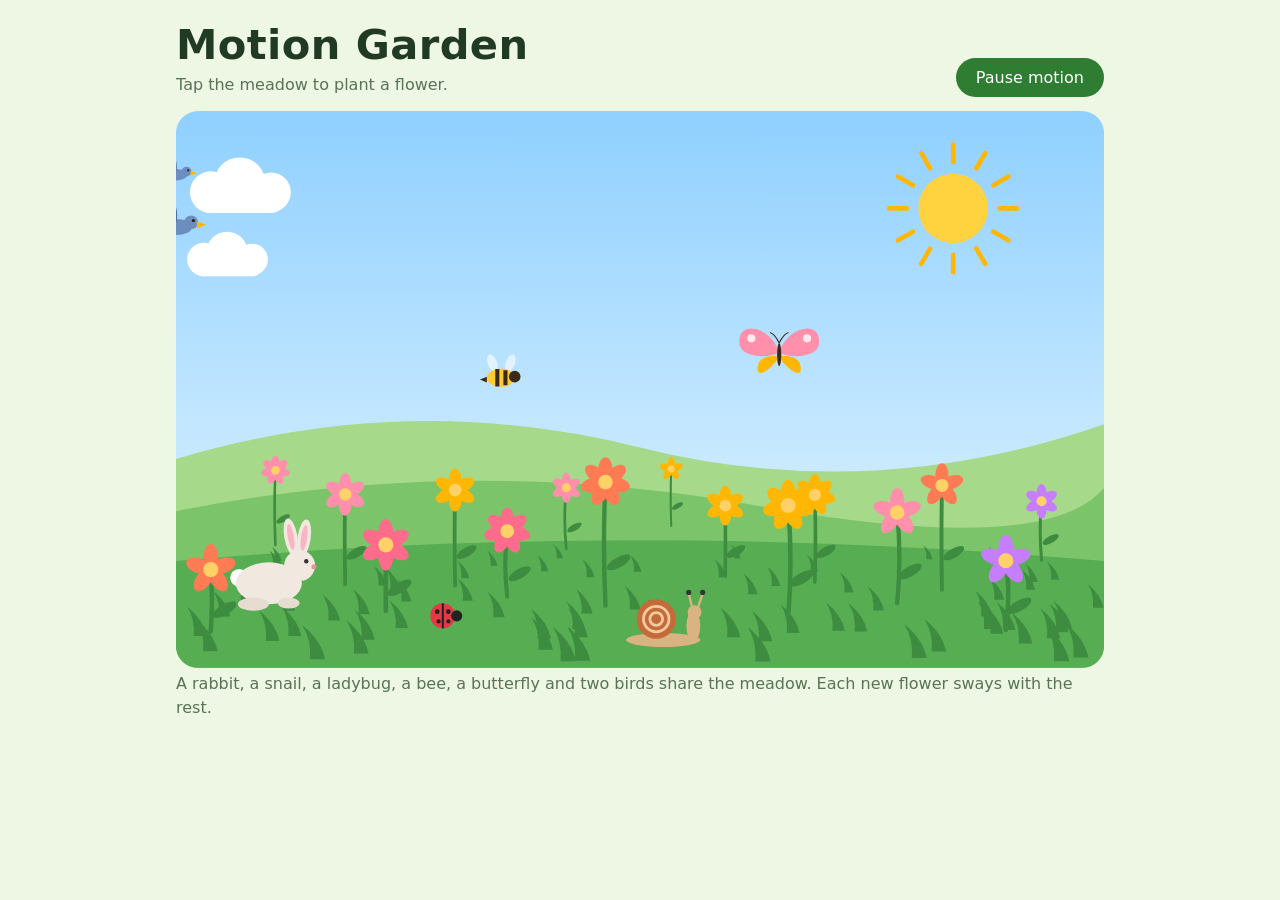
<file: syllabusquest/frontend/Motion Garden.html>
<!DOCTYPE html>
<html lang="en">
<head>
<meta charset="utf-8">
<meta name="viewport" content="width=device-width, initial-scale=1, viewport-fit=cover">
<title>Motion Garden</title>
<style>
:root{box-sizing:border-box;padding-top:env(safe-area-inset-top,0px);padding-bottom:env(safe-area-inset-bottom,0px);
--bg:#eef6e4;--ink:#213a24;--muted:#587355;--card:#fff;--sky1:#8fd0ff;--sky2:#eaf8ff;--h3:#a6d98a;--h2:#7cc46a;--h1:#57ad52;--stem:#3d8c40;--cloud:#fff;--sun:#ffd23f;--ray:#ffb703;--btn:#2f7d32;--btnink:#fff}
:root:not([data-theme="light"]){}
@media (prefers-color-scheme:dark){:root:not([data-theme="light"]){--bg:#0e1a12;--ink:#e6f2df;--muted:#9bb59a;--card:#14241a;--sky1:#0b1d3a;--sky2:#2d426e;--h3:#1f4d3a;--h2:#1a4232;--h1:#153a2a;--stem:#4fae5a;--cloud:#8195bb;--sun:#f4f1de;--ray:#c9d1e8;--btn:#7bd68a;--btnink:#0e1a12}}
:root[data-theme="dark"]{--bg:#0e1a12;--ink:#e6f2df;--muted:#9bb59a;--card:#14241a;--sky1:#0b1d3a;--sky2:#2d426e;--h3:#1f4d3a;--h2:#1a4232;--h1:#153a2a;--stem:#4fae5a;--cloud:#8195bb;--sun:#f4f1de;--ray:#c9d1e8;--btn:#7bd68a;--btnink:#0e1a12}
html{scroll-padding-top:env(safe-area-inset-top,0px)}
*,*::before,*::after{box-sizing:inherit}
body{margin:0;background:var(--bg);color:var(--ink);font-family:"Fredoka","Trebuchet MS",system-ui,sans-serif}
main{max-width:960px;margin:0 auto;padding:20px 16px 28px}
header{display:flex;justify-content:space-between;align-items:flex-end;gap:12px;flex-wrap:wrap;margin-bottom:14px}
h1{margin:0;font-size:clamp(1.8rem,5vw,2.6rem);font-weight:600;letter-spacing:.01em}
header p,.cap{margin:4px 0 0;color:var(--muted);font-size:1rem;line-height:1.5}
button{font:inherit;font-weight:500;background:var(--btn);color:var(--btnink);border:0;border-radius:999px;padding:10px 20px;cursor:pointer}
button:focus-visible{outline:3px solid var(--ink);outline-offset:3px}
.card{background:var(--card);border-radius:22px;overflow:hidden}
svg{display:block;width:100%;height:auto;cursor:cell;touch-action:manipulation}
.off *{animation:none!important}
.spin{animation:spin 50s linear infinite}
.cloud{animation:cloud 90s linear infinite}
.sway{animation:sway 4s ease-in-out infinite alternate}
.grow{animation:grow .8s ease-out both}
.wander{animation:wander linear infinite}
.hop{animation:hop .75s ease-in-out infinite}
.ear{transform-box:fill-box;transform-origin:50% 100%;animation:ear 1.4s ease-in-out infinite}
.st{transform-box:fill-box;transform-origin:50% 100%;animation:ear 2.4s ease-in-out infinite}
.wob{animation:wob .45s ease-in-out infinite alternate}
.bee{animation:buzz 14s ease-in-out infinite}
.wing{animation:wing .12s ease-in-out infinite}
.bf{animation:flutter 18s ease-in-out infinite}
.flap{animation:flap .35s ease-in-out infinite alternate}
.fly{animation:fly 28s linear infinite}
.bob{animation:bob 1s ease-in-out infinite alternate}
.bw{animation:bw .45s ease-in-out infinite alternate}
@keyframes spin{to{transform:rotate(360deg)}}
@keyframes cloud{from{transform:translateX(-240px)}to{transform:translateX(900px)}}
@keyframes sway{from{transform:rotate(-4deg)}to{transform:rotate(4deg)}}
@keyframes grow{from{transform:scale(0)}to{transform:scale(1)}}
@keyframes wander{0%{transform:translateX(0) scaleX(1)}47%{transform:translateX(var(--dx)) scaleX(1)}50%{transform:translateX(var(--dx)) scaleX(-1)}97%{transform:translateX(0) scaleX(-1)}100%{transform:translateX(0) scaleX(1)}}
@keyframes hop{0%,100%{transform:translateY(0) scale(1.05,.93)}35%{transform:translateY(-34px) scale(.96,1.06)}70%{transform:translateY(0) scale(1.05,.93)}}
@keyframes ear{0%,100%{transform:rotate(0)}50%{transform:rotate(-10deg)}}
@keyframes wob{from{transform:rotate(-4deg)}to{transform:rotate(4deg)}}
@keyframes wing{0%,100%{transform:rotate(-25deg)}50%{transform:rotate(20deg)}}
@keyframes buzz{0%{transform:translate(0,0) scaleX(1)}20%{transform:translate(110px,-30px) scaleX(1)}40%{transform:translate(200px,30px) scaleX(1)}44%{transform:translate(190px,40px) scaleX(-1)}60%{transform:translate(120px,80px) scaleX(-1)}80%{transform:translate(20px,30px) scaleX(-1)}96%{transform:translate(0,0) scaleX(-1)}100%{transform:translate(0,0) scaleX(1)}}
@keyframes flutter{0%,100%{transform:translate(0,0) rotate(-10deg)}25%{transform:translate(80px,-40px) rotate(15deg)}50%{transform:translate(170px,10px) rotate(-5deg)}75%{transform:translate(70px,50px) rotate(20deg)}}
@keyframes flap{from{transform:scaleX(1)}to{transform:scaleX(.2)}}
@keyframes fly{from{transform:translateX(-80px)}to{transform:translateX(900px)}}
@keyframes bob{from{transform:translateY(-6px)}to{transform:translateY(6px)}}
@keyframes bw{from{transform:scaleY(1)}to{transform:scaleY(-.8)}}
</style>
</head>
<body>
<main>
<header>
  <div>
    <h1>Motion Garden</h1>
    <p>Tap the meadow to plant a flower.</p>
  </div>
  <button id="t" type="button" aria-pressed="false">Pause motion</button>
</header>
<div class="card">
<svg id="s" viewBox="0 0 800 480" role="img" aria-label="An animated garden with a hopping rabbit, a crawling snail and ladybug, a buzzing bee, a butterfly, birds and swaying flowers">
<defs>
  <linearGradient id="sky" x1="0" y1="0" x2="0" y2="1"><stop offset="0" style="stop-color:var(--sky1)"/><stop offset="1" style="stop-color:var(--sky2)"/></linearGradient>
  <g id="cl" style="fill:var(--cloud)"><circle cx="30" cy="20" r="18"/><circle cx="55" cy="12" r="22"/><circle cx="82" cy="20" r="17"/><rect x="20" y="20" width="72" height="18" rx="9"/></g>
  <g id="wl"><path d="M0 -2C-8 -26-38 -30-34 -8C-32 2-10 4 0 -2Z" fill="#ff8fab"/><path d="M0 2C-6 12-22 24-18 8C-16 2-6 0 0 2Z" fill="#ffb703"/><circle cx="-24" cy="-14" r="3.5" fill="#fff" opacity=".8"/></g>
</defs>
<rect width="800" height="480" fill="url(#sky)"/>
<g transform="translate(670 84)"><g class="spin" id="rays"></g><circle r="30" style="fill:var(--sun)"/></g>
<g class="cloud" style="animation-delay:-30s"><use href="#cl" y="50"/></g>
<g class="cloud" style="animation-duration:120s;animation-delay:-80s"><use href="#cl" y="140" transform="translate(0 0) scale(.8)"/></g>
<path style="fill:var(--h3)" d="M0 300Q200 240 400 290T800 270V480H0Z"/>
<path style="fill:var(--h2)" d="M0 345Q250 295 500 340T800 325V480H0Z"/>
<path style="fill:var(--h1)" d="M0 388Q400 352 800 388V480H0Z"/>
<g id="grass"></g>
<g id="flowers"></g>

<!-- rabbit -->
<g transform="translate(80 428) scale(.95)"><g class="wander" style="--dx:170px;animation-duration:12s"><g class="hop">
  <circle cx="-27" cy="-27" r="8" fill="#fff"/>
  <ellipse cx="0" cy="-22" rx="30" ry="19" fill="#f1e9df"/>
  <ellipse cx="-14" cy="-3" rx="14" ry="6" fill="#e6dccf"/>
  <ellipse cx="18" cy="-4" rx="10" ry="5" fill="#e6dccf"/>
  <g class="ear"><ellipse cx="20" cy="-64" rx="6" ry="17" fill="#f1e9df" transform="rotate(-10 20 -64)"/><ellipse cx="20" cy="-64" rx="2.8" ry="12" fill="#f7b6c2" transform="rotate(-10 20 -64)"/></g>
  <g class="ear" style="animation-delay:-.5s"><ellipse cx="32" cy="-63" rx="6" ry="17" fill="#f1e9df" transform="rotate(8 32 -63)"/><ellipse cx="32" cy="-63" rx="2.8" ry="12" fill="#f7b6c2" transform="rotate(8 32 -63)"/></g>
  <circle cx="28" cy="-38" r="14" fill="#f1e9df"/>
  <circle cx="34" cy="-42" r="2" fill="#333"/><circle cx="41" cy="-37" r="2.3" fill="#f28ba0"/>
</g></g></g>

<!-- snail -->
<g transform="translate(420 462)"><g class="wander" style="--dx:210px;animation-duration:44s">
  <ellipse cx="0" cy="-6" rx="32" ry="6" fill="#d9b382"/><ellipse cx="26" cy="-18" rx="6" ry="13" fill="#d9b382"/><circle cx="27" cy="-30" r="6" fill="#d9b382"/>
  <g class="st"><path d="M25 -34L22 -46" stroke="#d9b382" stroke-width="2" stroke-linecap="round"/><circle cx="22" cy="-47" r="2.2" fill="#333"/></g>
  <g class="st" style="animation-delay:-1s"><path d="M30 -34L34 -46" stroke="#d9b382" stroke-width="2" stroke-linecap="round"/><circle cx="34" cy="-47" r="2.2" fill="#333"/></g>
  <circle cx="-6" cy="-24" r="17" fill="#c46b3a"/><g fill="none" stroke="#f4c9a0" stroke-width="2.4"><circle cx="-6" cy="-24" r="11"/><circle cx="-6" cy="-24" r="5.5"/></g>
</g></g>

<!-- ladybug -->
<g transform="translate(230 446) scale(1.2)"><g class="wander" style="--dx:250px;animation-duration:26s"><g class="wob">
  <circle cy="-9" r="9" fill="#e63946"/><path d="M0 -18V0" stroke="#222" stroke-width="1.5"/>
  <circle cx="-4" cy="-12" r="1.7" fill="#222"/><circle cx="4" cy="-12" r="1.7" fill="#222"/><circle cx="-3" cy="-5" r="1.5" fill="#222"/><circle cx="4" cy="-5" r="1.5" fill="#222"/>
  <circle cx="10" cy="-9" r="4" fill="#222"/>
</g></g></g>

<!-- bee -->
<g transform="translate(280 230)"><g class="bee">
  <g transform="translate(-2 -7)"><g class="wing"><ellipse cx="-3" cy="-7" rx="4" ry="8" transform="rotate(-20)" fill="#e9f6ff" opacity=".85"/></g></g>
  <g transform="translate(3 -7)"><g class="wing" style="animation-delay:-.05s"><ellipse cx="3" cy="-7" rx="4" ry="8" transform="rotate(20)" fill="#e9f6ff" opacity=".85"/></g></g>
  <ellipse rx="12" ry="8" fill="#ffcc33"/><path d="M-3 -7.5V7.5M4 -6.5V6.5" stroke="#3b2a1a" stroke-width="3.5"/>
  <circle cx="12" cy="-1" r="5" fill="#3b2a1a"/><path d="M-12 -1L-18 1.5-12 4z" fill="#3b2a1a"/>
</g></g>

<!-- butterfly -->
<g transform="translate(520 210)"><g class="bf">
  <g class="flap"><use href="#wl"/><use href="#wl" transform="scale(-1 1)"/></g>
  <ellipse rx="1.8" ry="10" fill="#3b2a1a"/><path d="M0 -10Q-4 -18-8 -19M0 -10Q4 -18 8 -19" stroke="#3b2a1a" fill="none" stroke-width="1"/>
</g></g>

<!-- bird -->
<g id="b1" transform="translate(0 100)"><g class="fly"><g class="bob">
  <path d="M-12 -2L-27 -7-24 3z" fill="#4f6f9f"/><ellipse rx="14" ry="7" fill="#6c8ebf"/><circle cx="13" cy="-4" r="6" fill="#6c8ebf"/>
  <path d="M18 -5L26 -2 18 1z" fill="#ffb703"/><circle cx="15" cy="-5.5" r="1.4" fill="#222"/>
  <g class="bw"><ellipse cx="-4" cy="-10" rx="5" ry="12" fill="#4f6f9f"/></g>
</g></g></g>
</svg>
</div>
<p class="cap">A rabbit, a snail, a ladybug, a bee, a butterfly and two birds share the meadow. Each new flower sways with the rest.</p>
</main>
<script>
const NS='http://www.w3.org/2000/svg',svg=document.getElementById('s');
const $=(t,a,p)=>{const e=document.createElementNS(NS,t);for(const k in a)e.setAttribute(k,a[k]);p&&p.appendChild(e);return e};
let seed=7;const r=()=>(seed=seed*16807%2147483647)/2147483647;
for(let i=0;i<12;i++)$('line',{y1:-40,y2:-55,stroke:'var(--ray)','stroke-width':4,'stroke-linecap':'round',transform:`rotate(${i*30})`},document.getElementById('rays'));
const fl=document.getElementById('flowers'),cols=['#ff6b8b','#ffb703','#c77dff','#ff8fab','#f8f4e3','#ff7b54'];
function flower(x,y,d){
  const sc=Math.max(.6,Math.min(1.3,(y-300)/100)),h=40+r()*50,c=cols[r()*cols.length|0],n=5+(r()*3|0);
  const g=$('g',{transform:`translate(${x} ${y}) scale(${sc})`},fl);
  const gr=$('g',{class:'grow',style:`animation-delay:${d}s`},g);
  const sw=$('g',{class:'sway',style:`animation-duration:${3+r()*2}s;animation-delay:${-r()*4}s`},gr);
  $('path',{d:`M0 0Q${r()*8-4} ${-h/2} 0 ${-h}`,stroke:'var(--stem)','stroke-width':3,fill:'none','stroke-linecap':'round'},sw);
  $('ellipse',{cx:9,cy:-h*.35,rx:9,ry:3.5,transform:`rotate(-30 9 ${-h*.35})`,style:'fill:var(--stem)'},sw);
  const hd=$('g',{transform:`translate(0 ${-h})`},sw);
  for(let k=0;k<n;k++)$('ellipse',{cy:-8,rx:5,ry:9,fill:c,transform:`rotate(${k*360/n})`},hd);
  $('circle',{r:5,fill:'#ffd166'},hd);
}
const pts=[];for(let i=0;i<16;i++)pts.push([30+i*47+r()*30,352+r()*105]);
pts.sort((a,b)=>a[1]-b[1]).forEach((p,i)=>flower(p[0],p[1],i*.07));
const gs=document.getElementById('grass');
for(let i=0;i<70;i++){const y=385+r()*90,g=$('g',{transform:`translate(${r()*800} ${y}) scale(${.6+(y-380)/90})`},gs);
  $('path',{d:'M-4 0Q-3 -10-8 -18Q2 -10 4 0Z',style:'fill:var(--stem)'},$('g',{class:'sway',style:`animation-delay:${-r()*3}s`},g));}
const b=document.getElementById('b1'),c=b.cloneNode(true);c.removeAttribute('id');
c.setAttribute('transform','translate(0 55) scale(.7)');c.querySelector('.fly').style.animationDelay='-13s';b.after(c);
svg.addEventListener('click',e=>{const p=svg.createSVGPoint();p.x=e.clientX;p.y=e.clientY;const q=p.matrixTransform(svg.getScreenCTM().inverse());if(q.y>345&&q.y<470)flower(q.x,q.y,0)});
const t=document.getElementById('t');let off=matchMedia('(prefers-reduced-motion: reduce)').matches;
function set(){svg.classList.toggle('off',off);t.textContent=off?'Play motion':'Pause motion';t.setAttribute('aria-pressed',String(off))}
t.onclick=()=>{off=!off;set()};set();
</script>
</body>
</html>
</file>
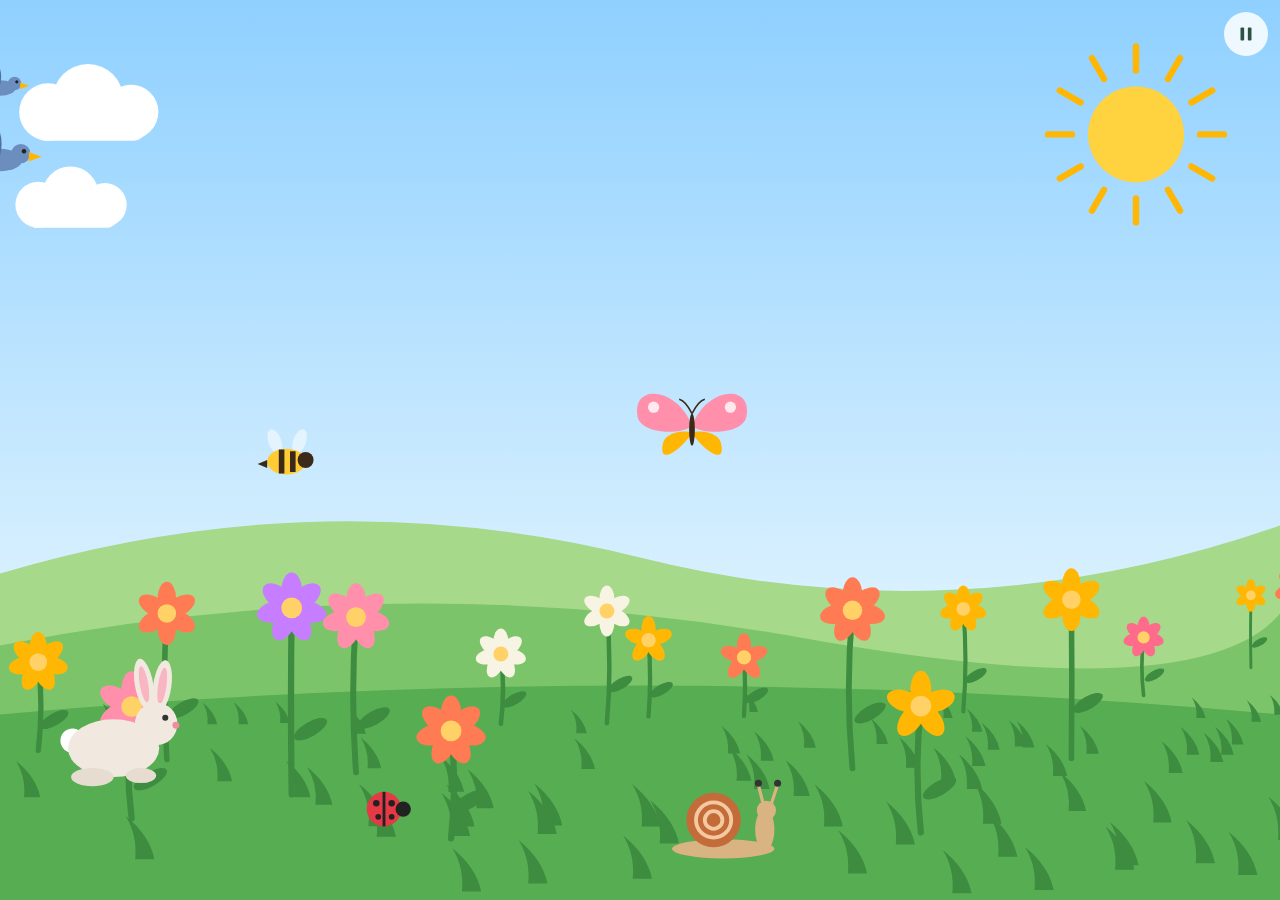
<file: syllabusquest/frontend/Motion_Garden.html>
<!DOCTYPE html>
<html lang="en">
<head>
<meta charset="utf-8">
<meta name="viewport" content="width=device-width, initial-scale=1, viewport-fit=cover">
<title>Motion Garden</title>
<style>
:root{
--bg:#eef6e4;--ink:#213a24;--muted:#587355;--card:#fff;--sky1:#8fd0ff;--sky2:#eaf8ff;--h3:#a6d98a;--h2:#7cc46a;--h1:#57ad52;--stem:#3d8c40;--cloud:#fff;--sun:#ffd23f;--ray:#ffb703;--btn:#2f7d32;--btnink:#fff}
:root:not([data-theme="light"]){}
@media (prefers-color-scheme:dark){:root:not([data-theme="light"]){--bg:#0e1a12;--ink:#e6f2df;--muted:#9bb59a;--card:#14241a;--sky1:#0b1d3a;--sky2:#2d426e;--h3:#1f4d3a;--h2:#1a4232;--h1:#153a2a;--stem:#4fae5a;--cloud:#8195bb;--sun:#f4f1de;--ray:#c9d1e8;--btn:#7bd68a;--btnink:#0e1a12}}
:root[data-theme="dark"]{--bg:#0e1a12;--ink:#e6f2df;--muted:#9bb59a;--card:#14241a;--sky1:#0b1d3a;--sky2:#2d426e;--h3:#1f4d3a;--h2:#1a4232;--h1:#153a2a;--stem:#4fae5a;--cloud:#8195bb;--sun:#f4f1de;--ray:#c9d1e8;--btn:#7bd68a;--btnink:#0e1a12}
html{scroll-padding-top:env(safe-area-inset-top,0px)}
*,*::before,*::after{box-sizing:inherit}
html,body{height:100%;margin:0;overflow:hidden;background:var(--bg)}
#s{position:fixed;inset:0;width:100%;height:100%;display:block;cursor:cell;touch-action:manipulation}
#t{position:fixed;z-index:2;top:calc(env(safe-area-inset-top,0px) + 12px);right:calc(env(safe-area-inset-right,0px) + 12px);width:44px;height:44px;display:grid;place-items:center;padding:0;border:0;border-radius:50%;background:var(--card);color:var(--ink);opacity:.85;cursor:pointer}
#t:focus-visible{outline:3px solid var(--ink);outline-offset:3px;opacity:1}
.off *{animation:none!important}
.spin{animation:spin 50s linear infinite}
.cloud{animation:cloud 90s linear infinite}
.sway{animation:sway 4s ease-in-out infinite alternate}
.grow{animation:grow .8s ease-out both}
.wander{animation:wander linear infinite}
.hop{animation:hop .75s ease-in-out infinite}
.ear{transform-box:fill-box;transform-origin:50% 100%;animation:ear 1.4s ease-in-out infinite}
.st{transform-box:fill-box;transform-origin:50% 100%;animation:ear 2.4s ease-in-out infinite}
.wob{animation:wob .45s ease-in-out infinite alternate}
.bee{animation:buzz 14s ease-in-out infinite}
.wing{animation:wing .12s ease-in-out infinite}
.bf{animation:flutter 18s ease-in-out infinite}
.flap{animation:flap .35s ease-in-out infinite alternate}
.fly{animation:fly 28s linear infinite}
.bob{animation:bob 1s ease-in-out infinite alternate}
.bw{animation:bw .45s ease-in-out infinite alternate}
@keyframes spin{to{transform:rotate(360deg)}}
@keyframes cloud{from{transform:translateX(var(--c0,-260px))}to{transform:translateX(var(--c1,900px))}}
@keyframes sway{from{transform:rotate(-4deg)}to{transform:rotate(4deg)}}
@keyframes grow{from{transform:scale(0)}to{transform:scale(1)}}
@keyframes wander{0%{transform:translateX(0) scaleX(1)}47%{transform:translateX(var(--dx)) scaleX(1)}50%{transform:translateX(var(--dx)) scaleX(-1)}97%{transform:translateX(0) scaleX(-1)}100%{transform:translateX(0) scaleX(1)}}
@keyframes hop{0%,100%{transform:translateY(0) scale(1.05,.93)}35%{transform:translateY(-34px) scale(.96,1.06)}70%{transform:translateY(0) scale(1.05,.93)}}
@keyframes ear{0%,100%{transform:rotate(0)}50%{transform:rotate(-10deg)}}
@keyframes wob{from{transform:rotate(-4deg)}to{transform:rotate(4deg)}}
@keyframes wing{0%,100%{transform:rotate(-25deg)}50%{transform:rotate(20deg)}}
@keyframes buzz{0%{transform:translate(0,0) scaleX(1)}20%{transform:translate(110px,-30px) scaleX(1)}40%{transform:translate(200px,30px) scaleX(1)}44%{transform:translate(190px,40px) scaleX(-1)}60%{transform:translate(120px,80px) scaleX(-1)}80%{transform:translate(20px,30px) scaleX(-1)}96%{transform:translate(0,0) scaleX(-1)}100%{transform:translate(0,0) scaleX(1)}}
@keyframes flutter{0%,100%{transform:translate(0,0) rotate(-10deg)}25%{transform:translate(80px,-40px) rotate(15deg)}50%{transform:translate(170px,10px) rotate(-5deg)}75%{transform:translate(70px,50px) rotate(20deg)}}
@keyframes flap{from{transform:scaleX(1)}to{transform:scaleX(.2)}}
@keyframes fly{from{transform:translateX(var(--x0,-100px))}to{transform:translateX(var(--x1,900px))}}
@keyframes bob{from{transform:translateY(-6px)}to{transform:translateY(6px)}}
@keyframes bw{from{transform:scaleY(1)}to{transform:scaleY(-.8)}}
</style>
</head>
<body>
<button id="t" type="button" aria-label="Pause motion"></button>
<svg id="s" viewBox="0 0 800 504" role="img" aria-label="An animated garden with a hopping rabbit, a crawling snail and ladybug, a buzzing bee, a butterfly, birds and swaying flowers">
<defs>
  <linearGradient id="sky" gradientUnits="userSpaceOnUse" x1="0" y1="0" x2="0" y2="400"><stop offset="0" style="stop-color:var(--sky1)"/><stop offset="1" style="stop-color:var(--sky2)"/></linearGradient>
  <g id="cl" style="fill:var(--cloud)"><circle cx="30" cy="20" r="18"/><circle cx="55" cy="12" r="22"/><circle cx="82" cy="20" r="17"/><rect x="20" y="20" width="72" height="18" rx="9"/></g>
  <g id="wl"><path d="M0 -2C-8 -26-38 -30-34 -8C-32 2-10 4 0 -2Z" fill="#ff8fab"/><path d="M0 2C-6 12-22 24-18 8C-16 2-6 0 0 2Z" fill="#ffb703"/><circle cx="-24" cy="-14" r="3.5" fill="#fff" opacity=".8"/></g>
</defs>
<rect x="-1500" y="-1500" width="3800" height="3000" fill="url(#sky)"/>
<g id="sun" transform="translate(670 84)"><g class="spin" id="rays"></g><circle r="30" style="fill:var(--sun)"/></g>
<g id="ck"><g class="cloud" style="animation-delay:-30s"><use href="#cl" y="50"/></g>
<g class="cloud" style="animation-duration:120s;animation-delay:-80s"><use href="#cl" y="140" transform="translate(0 0) scale(.8)"/></g></g>
<path style="fill:var(--h3)" d="M-1500 300L0 300Q200 240 400 290T800 270L2300 270V1200H-1500Z"/>
<path style="fill:var(--h2)" d="M-1500 345L0 345Q250 295 500 340T800 325L2300 325V1200H-1500Z"/>
<path style="fill:var(--h1)" d="M-1500 388L0 388Q400 352 800 388L2300 388V1200H-1500Z"/>
<g id="grass"></g>
<g id="flowers"></g>

<!-- rabbit -->
<g class="an" data-f=".1" data-s="250" data-y="430" data-k=".95"><g class="wander" style="--dx:170px;animation-duration:12s"><g class="hop">
  <circle cx="-27" cy="-27" r="8" fill="#fff"/>
  <ellipse cx="0" cy="-22" rx="30" ry="19" fill="#f1e9df"/>
  <ellipse cx="-14" cy="-3" rx="14" ry="6" fill="#e6dccf"/>
  <ellipse cx="18" cy="-4" rx="10" ry="5" fill="#e6dccf"/>
  <g class="ear"><ellipse cx="20" cy="-64" rx="6" ry="17" fill="#f1e9df" transform="rotate(-10 20 -64)"/><ellipse cx="20" cy="-64" rx="2.8" ry="12" fill="#f7b6c2" transform="rotate(-10 20 -64)"/></g>
  <g class="ear" style="animation-delay:-.5s"><ellipse cx="32" cy="-63" rx="6" ry="17" fill="#f1e9df" transform="rotate(8 32 -63)"/><ellipse cx="32" cy="-63" rx="2.8" ry="12" fill="#f7b6c2" transform="rotate(8 32 -63)"/></g>
  <circle cx="28" cy="-38" r="14" fill="#f1e9df"/>
  <circle cx="34" cy="-42" r="2" fill="#333"/><circle cx="41" cy="-37" r="2.3" fill="#f28ba0"/>
</g></g></g>

<!-- snail -->
<g class="an" data-f=".9" data-s="280" data-y="478" data-k="1"><g class="wander" style="--dx:210px;animation-duration:44s">
  <ellipse cx="0" cy="-6" rx="32" ry="6" fill="#d9b382"/><ellipse cx="26" cy="-18" rx="6" ry="13" fill="#d9b382"/><circle cx="27" cy="-30" r="6" fill="#d9b382"/>
  <g class="st"><path d="M25 -34L22 -46" stroke="#d9b382" stroke-width="2" stroke-linecap="round"/><circle cx="22" cy="-47" r="2.2" fill="#333"/></g>
  <g class="st" style="animation-delay:-1s"><path d="M30 -34L34 -46" stroke="#d9b382" stroke-width="2" stroke-linecap="round"/><circle cx="34" cy="-47" r="2.2" fill="#333"/></g>
  <circle cx="-6" cy="-24" r="17" fill="#c46b3a"/><g fill="none" stroke="#f4c9a0" stroke-width="2.4"><circle cx="-6" cy="-24" r="11"/><circle cx="-6" cy="-24" r="5.5"/></g>
</g></g>

<!-- ladybug -->
<g class="an" data-f=".5" data-s="320" data-y="458" data-k="1.2"><g class="wander" style="--dx:250px;animation-duration:26s"><g class="wob">
  <circle cy="-9" r="9" fill="#e63946"/><path d="M0 -18V0" stroke="#222" stroke-width="1.5"/>
  <circle cx="-4" cy="-12" r="1.7" fill="#222"/><circle cx="4" cy="-12" r="1.7" fill="#222"/><circle cx="-3" cy="-5" r="1.5" fill="#222"/><circle cx="4" cy="-5" r="1.5" fill="#222"/>
  <circle cx="10" cy="-9" r="4" fill="#222"/>
</g></g></g>

<!-- bee -->
<g class="an" data-f=".3" data-s="230" data-y="230" data-k="1"><g class="bee">
  <g transform="translate(-2 -7)"><g class="wing"><ellipse cx="-3" cy="-7" rx="4" ry="8" transform="rotate(-20)" fill="#e9f6ff" opacity=".85"/></g></g>
  <g transform="translate(3 -7)"><g class="wing" style="animation-delay:-.05s"><ellipse cx="3" cy="-7" rx="4" ry="8" transform="rotate(20)" fill="#e9f6ff" opacity=".85"/></g></g>
  <ellipse rx="12" ry="8" fill="#ffcc33"/><path d="M-3 -7.5V7.5M4 -6.5V6.5" stroke="#3b2a1a" stroke-width="3.5"/>
  <circle cx="12" cy="-1" r="5" fill="#3b2a1a"/><path d="M-12 -1L-18 1.5-12 4z" fill="#3b2a1a"/>
</g></g>

<!-- butterfly -->
<g class="an" data-f=".75" data-s="210" data-y="210" data-k="1"><g class="bf">
  <g class="flap"><use href="#wl"/><use href="#wl" transform="scale(-1 1)"/></g>
  <ellipse rx="1.8" ry="10" fill="#3b2a1a"/><path d="M0 -10Q-4 -18-8 -19M0 -10Q4 -18 8 -19" stroke="#3b2a1a" fill="none" stroke-width="1"/>
</g></g>

<!-- bird -->
<g id="b1" transform="translate(0 100)"><g class="fly"><g class="bob">
  <path d="M-12 -2L-27 -7-24 3z" fill="#4f6f9f"/><ellipse rx="14" ry="7" fill="#6c8ebf"/><circle cx="13" cy="-4" r="6" fill="#6c8ebf"/>
  <path d="M18 -5L26 -2 18 1z" fill="#ffb703"/><circle cx="15" cy="-5.5" r="1.4" fill="#222"/>
  <g class="bw"><ellipse cx="-4" cy="-10" rx="5" ry="12" fill="#4f6f9f"/></g>
</g></g></g>
</svg>
<script>
const NS='http://www.w3.org/2000/svg',svg=document.getElementById('s');
const $=(t,a,p)=>{const e=document.createElementNS(NS,t);for(const k in a)e.setAttribute(k,a[k]);p&&p.appendChild(e);return e};
let seed=7;const r=()=>(seed=seed*16807%2147483647)/2147483647;
for(let i=0;i<12;i++)$('line',{y1:-40,y2:-55,stroke:'var(--ray)','stroke-width':4,'stroke-linecap':'round',transform:`rotate(${i*30})`},document.getElementById('rays'));
const fl=document.getElementById('flowers'),cols=['#ff6b8b','#ffb703','#c77dff','#ff8fab','#f8f4e3','#ff7b54'];
function flower(x,y,d){
  const sc=Math.max(.6,Math.min(1.3,(y-300)/100)),h=40+r()*50,c=cols[r()*cols.length|0],n=5+(r()*3|0);
  const g=$('g',{transform:`translate(${x} ${y}) scale(${sc})`},fl);
  const gr=$('g',{class:'grow',style:`animation-delay:${d}s`},g);
  const sw=$('g',{class:'sway',style:`animation-duration:${3+r()*2}s;animation-delay:${-r()*4}s`},gr);
  $('path',{d:`M0 0Q${r()*8-4} ${-h/2} 0 ${-h}`,stroke:'var(--stem)','stroke-width':3,fill:'none','stroke-linecap':'round'},sw);
  $('ellipse',{cx:9,cy:-h*.35,rx:9,ry:3.5,transform:`rotate(-30 9 ${-h*.35})`,style:'fill:var(--stem)'},sw);
  const hd=$('g',{transform:`translate(0 ${-h})`},sw);
  for(let k=0;k<n;k++)$('ellipse',{cy:-8,rx:5,ry:9,fill:c,transform:`rotate(${k*360/n})`},hd);
  $('circle',{r:5,fill:'#ffd166'},hd);
}
const pts=[];for(let i=0;i<34;i++)pts.push([-450+i*50+r()*35,352+r()*125]);
pts.sort((a,b)=>a[1]-b[1]).forEach((p,i)=>flower(p[0],p[1],i*.07));
const gs=document.getElementById('grass');
for(let i=0;i<150;i++){const y=385+r()*115,g=$('g',{transform:`translate(${-450+r()*1700} ${y}) scale(${Math.min(1.5,.6+(y-380)/90)})`},gs);
  $('path',{d:'M-4 0Q-3 -10-8 -18Q2 -10 4 0Z',style:'fill:var(--stem)'},$('g',{class:'sway',style:`animation-delay:${-r()*3}s`},g));}
const b=document.getElementById('b1'),c=b.cloneNode(true);c.id='b2';
c.querySelector('.fly').style.animationDelay='-13s';b.after(c);
svg.addEventListener('click',e=>{const p=svg.createSVGPoint();p.x=e.clientX;p.y=e.clientY;const q=p.matrixTransform(svg.getScreenCTM().inverse());if(q.y>345&&q.y<498)flower(q.x,q.y,0)});
const t=document.getElementById('t');let off=matchMedia('(prefers-reduced-motion: reduce)').matches;
function set(){svg.classList.toggle('off',off);t.setAttribute('aria-label',off?'Play motion':'Pause motion');t.innerHTML='<svg viewBox="0 0 24 24" width="22" height="22" fill="currentColor" aria-hidden="true">'+(off?'<path d="M8 5l11 7-11 7z"/>':'<rect x="6" y="5" width="4" height="14" rx="1"/><rect x="14" y="5" width="4" height="14" rx="1"/>')+'</svg>'}
t.onclick=()=>{off=!off;set()};set();
function layout(){
  const R=svg.getBoundingClientRect(),a=R.width/R.height;
  let H=504,W=800;
  if(a>=1.587)W=H*a;else if(a>=.9)H=W/a;else{H=800/.9;W=H*a}
  const x=400-W/2,y=504-H,st=svg.style;
  svg.setAttribute('viewBox',`${x} ${y} ${W} ${H}`);
  st.setProperty('--x0',(x-100)+'px');st.setProperty('--x1',(x+W+100)+'px');
  st.setProperty('--c0',(x-260)+'px');st.setProperty('--c1',(x+W+40)+'px');
  document.getElementById('sky').setAttribute('y1',y);
  document.getElementById('ck').setAttribute('transform',`translate(0 ${y})`);
  document.getElementById('sun').setAttribute('transform',`translate(${x+W-90} ${y+84})`);
  b.setAttribute('transform',`translate(0 ${y+100})`);c.setAttribute('transform',`translate(0 ${y+55}) scale(.7)`);
  svg.querySelectorAll('.an').forEach(g=>{const d=g.dataset;g.setAttribute('transform',`translate(${x+20+(W-40-d.s)*d.f} ${d.y}) scale(${d.k})`)});
}
addEventListener('resize',layout);layout();
</script>
</body>
</html>
</file>
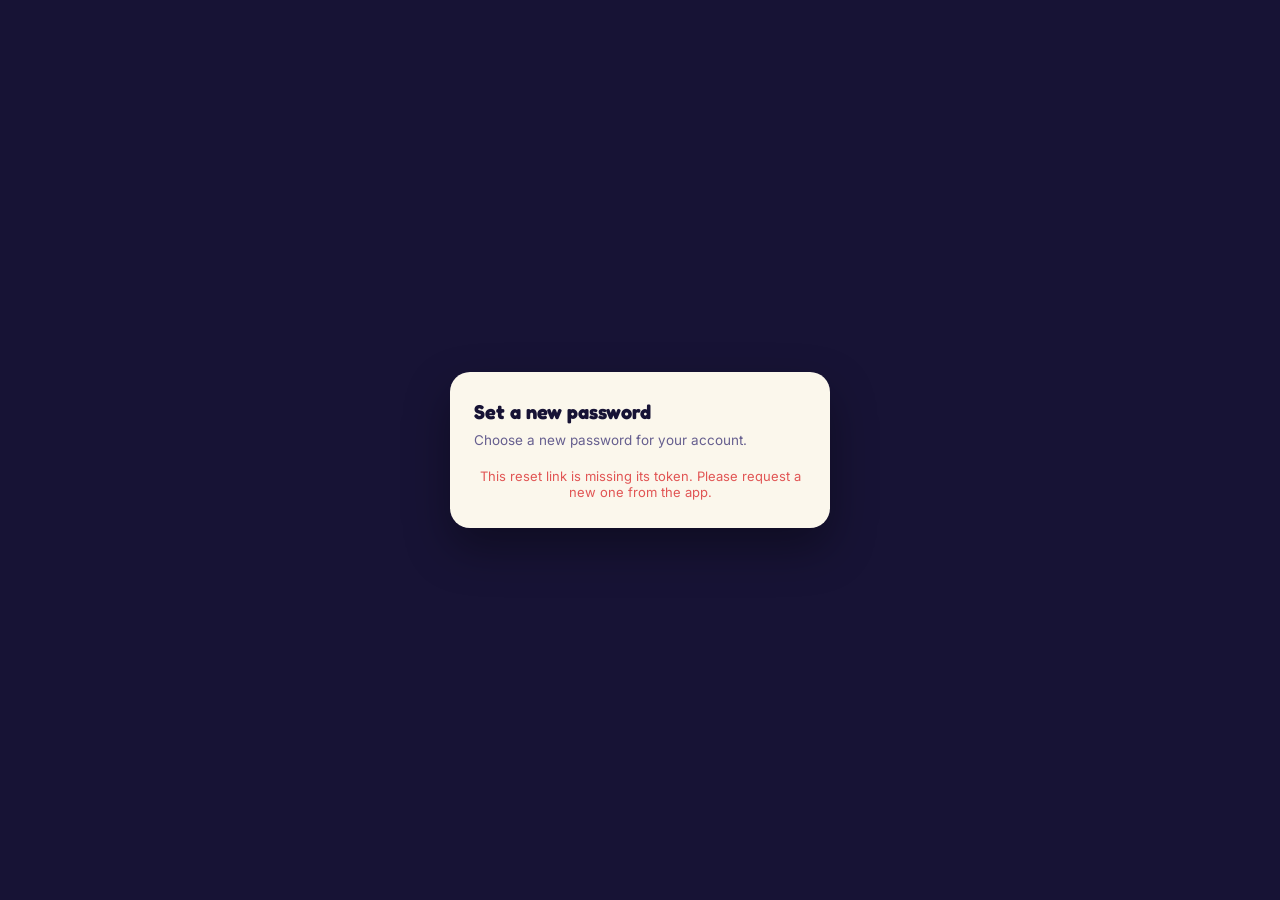
<file: syllabusquest/frontend/reset-password.html>
<!DOCTYPE html>
<html lang="en">
<head>
<meta charset="UTF-8">
<meta name="viewport" content="width=device-width, initial-scale=1">
<title>Reset your password — SyllabusQuest</title>
<link rel="preconnect" href="https://fonts.googleapis.com">
<link href="https://fonts.googleapis.com/css2?family=Fredoka:wght@600;700&family=Inter:wght@400;500;600;700&display=swap" rel="stylesheet">
<style>
  :root{ --ink:#171335; --paper:#FBF7EC; --paper-line:#E7DFC9; --gold:#F0B429; --gold-dark:#C98A0A; --danger:#E15554; --success:#2FAE6A; }
  *{box-sizing:border-box;}
  body{font-family:'Inter',system-ui,sans-serif;background:var(--ink);margin:0;min-height:100vh;display:flex;align-items:center;justify-content:center;padding:20px;}
  .card{background:var(--paper);max-width:380px;width:100%;border-radius:20px;padding:28px 24px;box-shadow:0 20px 45px rgba(0,0,0,0.35);}
  h1{font-family:'Fredoka';font-size:20px;margin:0 0 6px;color:var(--ink);}
  p{color:#665f8f;font-size:13.5px;line-height:1.5;margin:0 0 18px;}
  label{display:block;font-size:11.5px;font-weight:700;text-transform:uppercase;letter-spacing:0.06em;color:#948c68;margin-bottom:6px;}
  input{width:100%;padding:12px 13px;border-radius:11px;border:1.5px solid var(--paper-line);font-size:14.5px;margin-bottom:14px;outline:none;}
  input:focus{border-color:var(--gold);}
  button{width:100%;padding:14px;border-radius:13px;background:linear-gradient(180deg,#2a2260,var(--ink));color:#fff;font-weight:700;font-size:15px;border:none;cursor:pointer;}
  .msg{font-size:13px;margin-top:14px;text-align:center;}
  .msg.ok{color:var(--success);}
  .msg.err{color:var(--danger);}
</style>
</head>
<body>
  <div class="card">
    <h1>Set a new password</h1>
    <p id="intro">Choose a new password for your account.</p>
    <div id="form-wrap">
      <label>New password</label>
      <input id="new-password" type="password" placeholder="At least 6 characters">
      <button onclick="submitReset()">Reset password</button>
    </div>
    <div id="message" class="msg"></div>
  </div>

<script>
  // Point this at your FastAPI backend
  const API_BASE = window.SQ_API_BASE || 'https://sq-git.onrender.com';

  const params = new URLSearchParams(window.location.search);
  const token = params.get('token');
  if(!token){
    document.getElementById('form-wrap').style.display = 'none';
    document.getElementById('message').textContent = 'This reset link is missing its token. Please request a new one from the app.';
    document.getElementById('message').className = 'msg err';
  }

  async function submitReset(){
    const newPassword = document.getElementById('new-password').value;
    const msgEl = document.getElementById('message');
    if(!newPassword || newPassword.length < 6){
      msgEl.textContent = 'Password must be at least 6 characters.';
      msgEl.className = 'msg err';
      return;
    }
    try{
      const res = await fetch(`${API_BASE}/api/auth/reset-password`, {
        method: 'POST',
        headers: {'Content-Type': 'application/json'},
        body: JSON.stringify({token, new_password: newPassword}),
      });
      const data = await res.json();
      if(!res.ok){ throw new Error(data.detail || 'Could not reset password'); }
      document.getElementById('form-wrap').style.display = 'none';
      msgEl.textContent = data.message || 'Password updated. You can now log in.';
      msgEl.className = 'msg ok';
    }catch(err){
      msgEl.textContent = err.message;
      msgEl.className = 'msg err';
    }
  }
</script>
</body>
</html>
</file>
